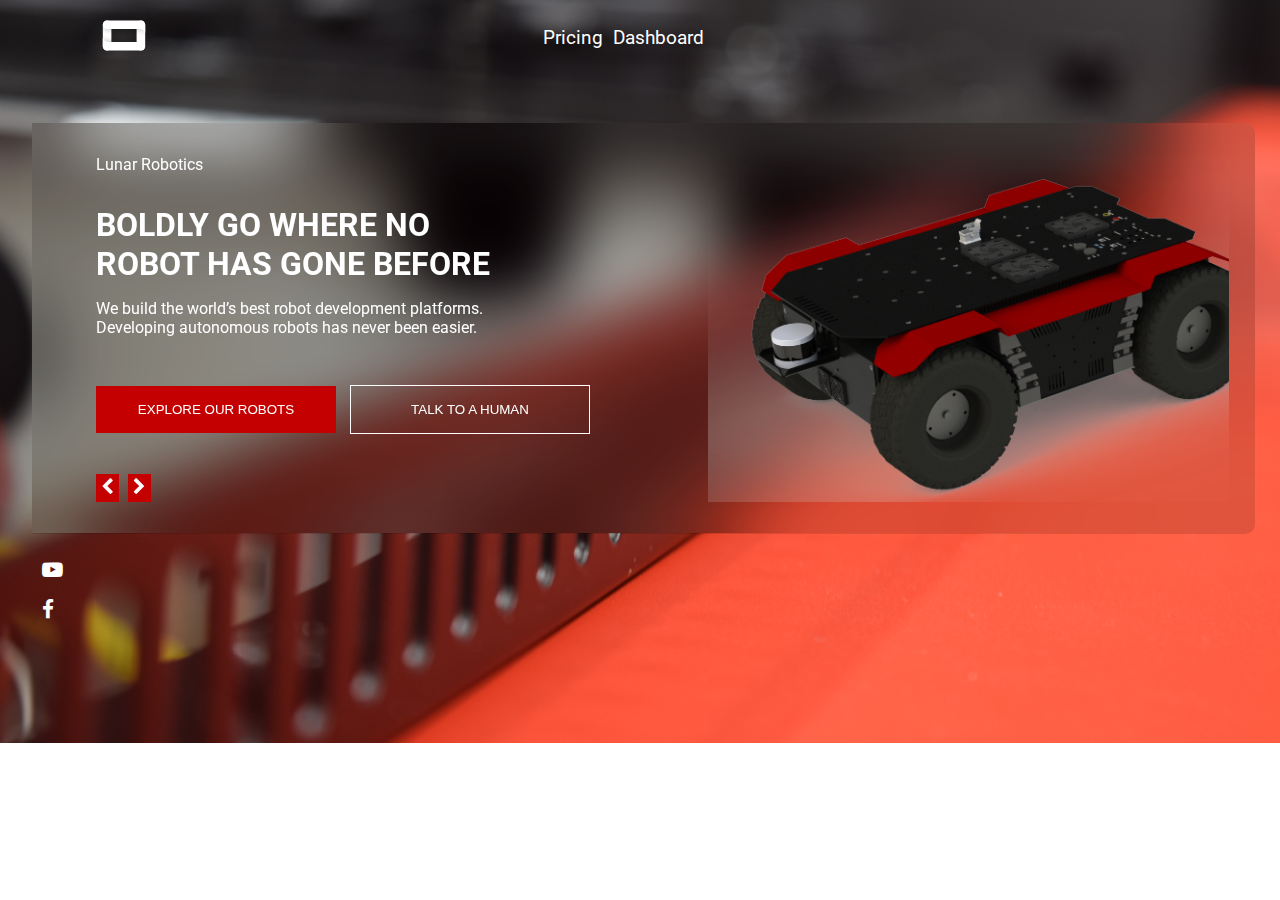
<file: index.html>
<!DOCTYPE html>
<html lang="en" dir="ltr">
  <head>
    <meta charset="utf-8" />
    <link rel="stylesheet" href="./styles/styles.css" />
    <link rel="stylesheet" href="./styles/font-awesome.min.css" />
    <link rel="icon" href="./images/icon.jpg" />
    
    <link
      href="https://fonts.googleapis.com/css?family=Roboto"
      rel="stylesheet"
    />
    <title>Lunar Robotics</title>
  </head>
  <body>
    <nav class="nav">
      <div class="nav__content">
        <div class="nav__logo">
          <img
            class="image-logo"
            src="./images/lunar-icon-light.svg"
            alt="icon"
          />
        </div>

        <ul class="nav__list main">
          <li class="list__item"><a href="./pricing.html">Pricing</a></li>
          <li class="list__item"><a href="./dashboard.html">Dashboard</a></li>
        </ul>
      </div>
    </nav>
    <main class="main">
      <div class="hero">
        <div class="card">
          <div class="card__text">
            <p>
              Lunar Robotics
            </p>
            <h1 class="card__heading">
              <div>
                BOLDLY GO WHERE NO
              </div>
              <div>
                ROBOT HAS GONE BEFORE
              </div>
            </h1>
            <p class="card__body">
              We build the world’s best robot development platforms. Developing
              autonomous robots has never been easier.
            </p>
            <div class="card__buttons">
              <button class="btn btn--primary">Explore our robots</button>
              <button class="btn btn--seceondary">Talk to a human</button>
            </div>

            <div class="icons">
              <i class="fa fa-chevron-left" aria-hidden="true"></i>
              <i class="fa fa-chevron-right" aria-hidden="true"></i>
            </div>
          </div>
          <div class="hero__image"></div>
        </div>
      </div>
      <div class="social">
        <i class="fa fa-youtube-play" aria-hidden="true"></i>
        <i class="fa fa-facebook" aria-hidden="true"></i>
      </div>
    </main>
  </body>
</html>
</file>
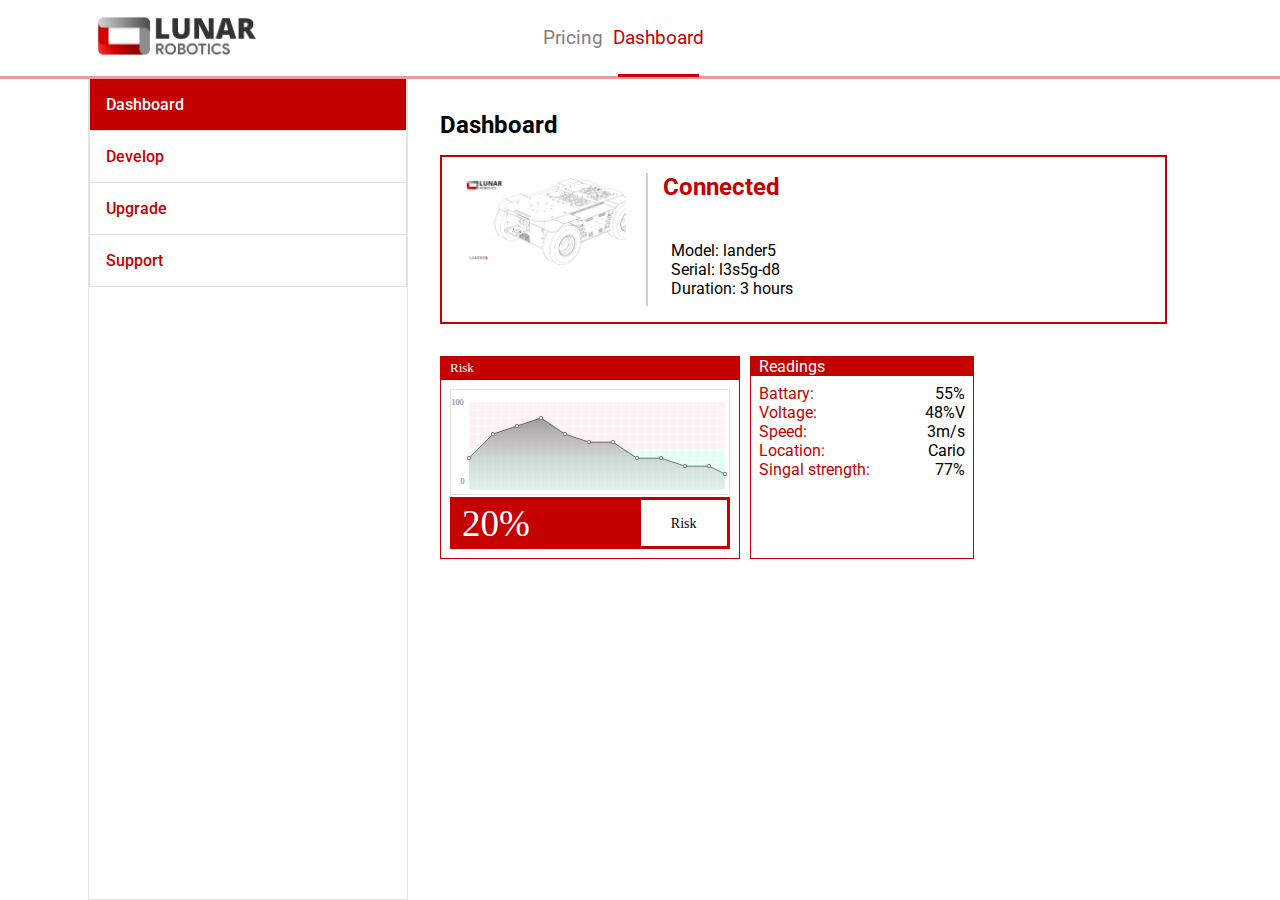
<file: dashboard.html>
<!DOCTYPE html>
<html lang="en" dir="ltr">
  <head>
    <meta charset="utf-8" />
    <link rel="stylesheet" href="./styles/styles.css" />
    <link rel="stylesheet" href="./styles/dashboard.css" />
    <link rel="stylesheet" href="./styles/font-awesome.min.css" />
    <link rel="icon" href="./images/icon.jpg" />

    <link
      href="https://fonts.googleapis.com/css?family=Roboto"
      rel="stylesheet"
    />
    <title>Lunar Robotics</title>
  </head>
  <body>
    <nav class="nav nav--border">
      <div class="nav__content">
        <div class="nav__logo">
          <a href="./index.html">
            <img src="./images/lunar-logo-light.jpg" alt="icon" />
          </a>
        </div>

        <ul class="nav__list">
          <li class="list__item"><a href="./pricing.html">Pricing</a></li>
          <li class="list__item link-active">
            <a href="./dashboard.html">Dashboard</a>
          </li>
        </ul>
      </div>
    </nav>
    <div class="container">
      <div class="dashboard">
        <ul class="dashboard__list">
          <li class="dashboard__item active">Dashboard</li>
          <li class="dashboard__item">Develop</li>
          <li class="dashboard__item">Upgrade</li>
          <li class="dashboard__item">Support</li>
        </ul>
      </div>
      <div class="content">
        <h2>Dashboard</h2>
        <div class="product">
          <div class="product__image">
            <img src="./images/Web 1366 – 7.jpg" alt="" />
          </div>
          <div class="product__details">
            <h2>Connected</h2>
            <ul class="list">
              <li>Model: lander5</li>
              <li>Serial: l3s5g-d8</li>
              <li>Duration: 3 hours</li>
            </ul>
          </div>
        </div>
        <div class="statistics">
          <img src="./images/Group 33.svg" alt="" />
          <div class="reading">
            <div class="reading__header">Readings</div>
            <ul class="list">
              <li class="item-flex"><span>Battary:</span><span>55%</span></li>
              <li class="item-flex"><span>Voltage:</span><span>48%V</span></li>
              <li class="item-flex"><span>Speed:</span><span>3m/s</span></li>
              <li class="item-flex">
                <span>Location:</span><span>Cario</span>
              </li>
              <li class="item-flex">
                <span>Singal strength:</span><span>77%</span>
              </li>
            </ul>
          </div>
        </div>
      </div>
    </div>
    <script type="text/javascript" src="./js/index.js"></script>
  </body>
</html>
</file>
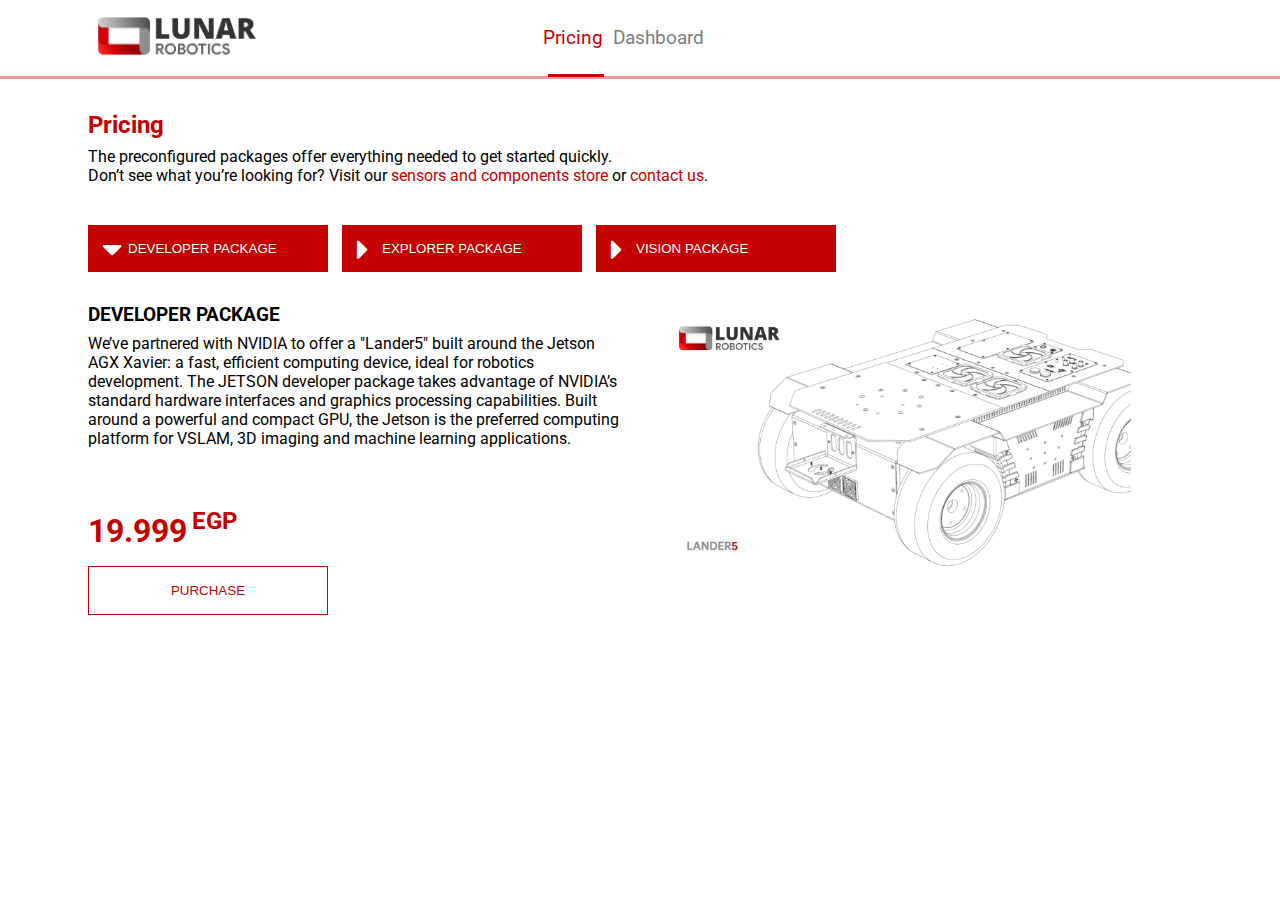
<file: pricing.html>
<!DOCTYPE html>
<html lang="en" dir="ltr">
  <head>
    <meta charset="utf-8" />
    <link rel="stylesheet" href="./styles/styles.css" />
    <link rel="stylesheet" href="./styles/pricing.css" />
    <link rel="stylesheet" href="./styles/font-awesome.min.css" />
    <link rel="icon" href="./images/icon.jpg" />
    <link
      href="https://fonts.googleapis.com/css?family=Roboto"
      rel="stylesheet"
    />
    <title>Lunar Robotics</title>
  </head>
  <body>
    <nav class="nav nav--border">
      <div class="nav__content">
        <div class="nav__logo">
          <a href="./index.html">
            <img src="./images/lunar-logo-light.jpg" alt="icon" />
          </a>
        </div>

        <ul class="nav__list">
          <li class="list__item link-active">
            <a href="./pricing.html">Pricing</a>
          </li>
          <li class="list__item"><a href="./dashboard.html">Dashboard</a></li>
        </ul>
      </div>
    </nav>
    <div class="container pricing">
      <div class="pricing__header">
        <h2 class="pricing__heading">Pricing</h2>
        <p>
          The preconfigured packages offer everything needed to get started
          quickly.<br />
          Don’t see what you’re looking for? Visit our
          <span class="text--red">sensors and components store</span> or
          <span class="text--red">contact us</span>.
        </p>
      </div>
      <div class="pricing__plans">
        <button class="btn btn--primary btn--icon">
          <i class="fa fa-caret-down" aria-hidden="true"></i>developer package
        </button>
        <button class="btn btn--primary btn--icon">
          <i class="fa fa-caret-right" aria-hidden="true"></i>explorer package
        </button>
        <button class="btn btn--primary btn--icon">
          <i class="fa fa-caret-right" aria-hidden="true"></i>vision package
        </button>
        <div class="plan__description">
          <div class="">
            <h3 id="title">DEVELOPER PACKAGE</h3>
            <p id="text">
              We’ve partnered with NVIDIA to offer a "Lander5" built around the
              Jetson AGX Xavier: a fast, efficient computing device, ideal for
              robotics development. The JETSON developer package takes advantage
              of NVIDIA’s standard hardware interfaces and graphics processing
              capabilities. Built around a powerful and compact GPU, the Jetson
              is the preferred computing platform for VSLAM, 3D imaging and
              machine learning applications.
            </p>
            <div class="plan__price">
              <div class="price">
                <span id="price">19.999</span> <span class="egp">EGP</span>
              </div>
            </div>
            <button class="btn btn--seceondary">Purchase</button>
          </div>
          <img
            class="product__image"
            src="./images/Web 1366 – 7.jpg"
            id="image"
          />
        </div>
      </div>
    </div>
    <script src="./js/index.js"></script>
  </body>
</html>
</file>
<file: styles/styles.css>
* {
  box-sizing: border-box;
  padding: 0;
  margin: 0;
}
body {
  padding: 0;
  margin: 0;
  font-family: "Roboto";
  background-image: url("../images/DSC_0038.JPG");
  background-repeat: no-repeat;
  background-size: cover;
  background-position: center;
}
.main {
  margin-left: 2rem;
}
.container {
  margin-left: 5.5rem;
  flex-grow: 1;
}
.list {
  list-style-type: none;
}
/* nav */
.nav {
  background-color: transparent;
}
.nav--border::after {
  display: block;
  content: "";
  height: 3px;
  background-color: #c50000;
  opacity: 0.4;
}
.nav__logo img {
  width: 10rem;
  object-fit: cover;
}
.nav__logo .image-logo {
  width: 56px;
  /* height: 20px; */
}
.nav__content {
  display: flex;
  justify-content: space-between;
  flex-wrap: wrap;
  padding: 1rem;
  align-items: center;
  margin-left: 5rem;
  width: 50%;
}
.nav__list {
  display: flex;
  list-style-type: none;
  position: relative;
}
.list__item a {
  margin-left: 10px;
  color: gray;
  text-decoration: none;
  font-size: 19px;
}
.main a {
  color: white;
}
/* hero */
.hero {
  margin-top: 3rem;

  width: 98%;
  border-radius: 0px 10px 10px 0px;
  padding: 2rem 4rem;
  padding-right: 0;
  background-color: #0000001f;
  backdrop-filter: blur(30px);
}
.card {
  display: flex;
  flex-wrap: wrap;
}
.card__text {
  width: 50%;
  color: white;
}

.card__body {
  width: 80%;
}
.hero__image {
  width: 45%;
  background-image: url("../images/503.png");
  background-size: cover;
  margin-left: 2rem;
}
.btn {
  padding: 1rem 2rem;
  margin-right: 10px;
  border: 0;
  color: white;
  text-transform: uppercase;
  width: 15rem;
}
.card__buttons {
  margin-top: 3rem;
}
.btn--primary {
  background-color: #c50000;
}
.btn--seceondary {
  background-color: transparent;
  border: 1px solid white;
}
.btn--icon {
  padding: 1rem 2.5rem;
  position: relative;
  text-align: left;
}
.btn--icon i {
  position: absolute;
  top: 4px;
  left: 10px;
  font-size: 2rem;

  margin-right: 10px;
}
.icons {
  margin-top: 40px;
  color: white;
  display: inline-block;
  font-size: 1.1rem;
}
.icons i {
  background-color: #c50000;
}
i {
  padding: 5px;
  margin-right: 5px;
}

/* heading */
.card__heading {
  line-height: 1.2;
  margin-top: 2rem;
  margin-bottom: 1rem;
}

.social {
  margin-top: 1rem;
  color: black;
  display: flex;
  flex-direction: column;
}
.social i {
  font-size: 1.3rem;
  padding: 10px;
  color: white;
}
.link-active {
  position: relative;
}
.link-active a {
  color: #c50000;
}
.link-active::after {
  display: block;
  content: "";
  height: 3px;
  width: 80%;
  position: absolute;
  top: 48px;
  left: 15px;
  background-color: #c50000;
}
</file>
<file: styles/dashboard.css>
body {
  display: flex;
  flex-direction: column;
  height: 100vh;
  background-color: white;
  background-image: none;
}
.dashboard {
  height: 100%;
  width: 20rem;
  border: 1px solid #e3e3e3;
  border-top: 0;
  color: #c50000;
}
.dashboard__list {
  list-style-type: none;
  background-color: transparent;
}
.dashboard__list li {
  border: 1px solid #e3e3e3;
  border-top: 0;
  padding: 1rem;
  text-align: left;
  /* font: normal normal medium 16px/19px; */
  font-weight: 500;
  letter-spacing: 0px;
}
.active {
  background-color: #c50000;
  color: white;
}
.container {
  display: flex;
}
.content {
  padding: 2rem;
  flex-grow: 2;
}
.content h2 {
  margin-bottom: 1rem;
}
.product {
  border: 2px solid #c50000;
  display: flex;
  padding: 1rem;
  width: 90%;
}
.product__image {
  width: 190px;
  padding-right: 20px;
  border-right: 2px solid #80808061;
}
.product__image img {
  object-fit: cover;
  width: 100%;
}
.product__details {
  margin-left: 15px;
}
.product__details h2 {
  color: #c50000;
}
.product__details ul {
  margin-top: 2rem;
}
.statistics {
  display: flex;
  margin-top: 2rem;
}
.reading {
  border: 1px solid #c50000;
  margin-left: 10px;
  width: 14rem;
}
.reading__header {
  background-color: #c50000;
  color: white;
  padding-left: 0.5rem;
}
.list {
  padding: 0.5rem;
}
.item-flex {
  display: flex;
  justify-content: space-between;
}
span:first-child {
  color: #c50000;
}
</file>
<file: styles/pricing.css>
body {
  background-color: white;
  background-image: none;
}
/* pricing */
.pricing {
  margin-top: 2rem;
}
.pricing__heading {
  color: #c50000;
  margin-bottom: 0.5rem;
}
.pricing__header {
  margin-bottom: 2.5rem;
}
.plan__description {
  margin-top: 2rem;
  display: flex;
}
.plan__description h3 {
  margin-bottom: 0.5rem;
}
.plan__description p {
  margin-bottom: 3rem;
  width: 33.4rem;
}
.product__image {
  margin-left: 2rem;
  width: 40%;
  height: 50%;
}
.text--red {
  color: #c50000;
}
.plan__price {
  margin-top: 1rem;
  color: #c50000;
  position: relative;
  display: inline-block;
  margin-bottom: 0.5rem;
}
.price {
  font-size: 2rem;
  font-weight: bold;
}
.egp {
  position: absolute;
  top: -5px;
  right: -50px;
  font-size: 1.5rem;
}
.plan__description .btn {
  display: block;
  color: #c50000;
  border-color: #c50000;
  margin-top: 0.5rem;
}
</file>
